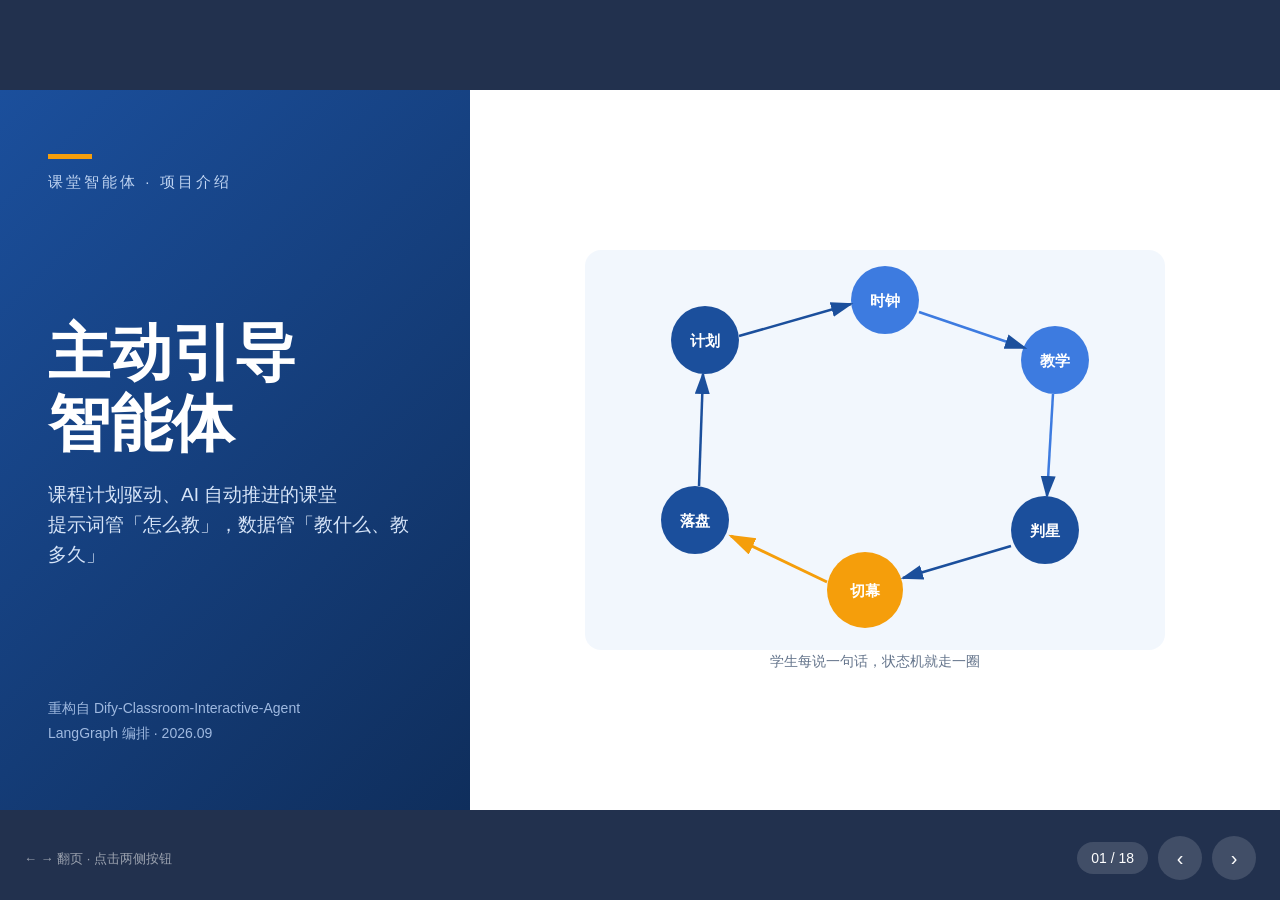
<file: 主动引导智能体介绍/主动引导智能体介绍.html>
<!DOCTYPE html>
<html lang="zh-CN">
<head>
<meta charset="UTF-8">
<meta name="viewport" content="width=device-width, initial-scale=1.0">
<title>主动引导智能体 · 项目介绍</title>
<style>
  :root{
    --primary:#1B4F9C; --secondary:#3D7BE0; --light:#E8F0FB;
    --dark:#0F2E5C; --accent:#F59E0B; --gray:#64748B; --line:#D7E4F6;
  }
  *{margin:0;padding:0;box-sizing:border-box;}
  html,body{height:100%;background:#22314e;font-family:"Source Han Sans SC","思源黑体","Microsoft YaHei",sans-serif;}
  body{overflow:hidden;}
  #stage{position:absolute;inset:0;display:flex;align-items:center;justify-content:center;}
  .slide{
    width:1280px;height:720px;background:#fff;flex-shrink:0;position:relative;
    transform-origin:center center;overflow:hidden;display:none;
  }
  .slide.active{display:block;}
  /* 母版 */
  .titlebar{position:absolute;top:36px;left:64px;right:64px;display:flex;align-items:flex-start;gap:16px;}
  .titlebar .bar{width:8px;height:40px;background:var(--primary);border-radius:2px;margin-top:4px;}
  .titlebar h2{font-size:34px;color:var(--dark);line-height:1.25;}
  .titlebar .sub{font-size:15px;color:var(--gray);margin-top:6px;}
  .footer{position:absolute;left:64px;right:64px;bottom:20px;display:flex;justify-content:space-between;font-size:13px;color:var(--gray);}
  .footer .brand{display:flex;align-items:center;gap:8px;}
  .footer .brand i{width:10px;height:10px;background:var(--primary);display:inline-block;border-radius:2px;}
  .body{position:absolute;top:132px;left:64px;right:64px;bottom:56px;}
  /* 通用 */
  table{border-collapse:collapse;width:100%;font-size:15px;color:var(--dark);}
  th{background:var(--primary);color:#fff;font-weight:bold;padding:10px 12px;text-align:left;font-size:14.5px;}
  td{padding:9px 12px;border-bottom:1px solid var(--line);vertical-align:top;line-height:1.5;}
  tr:nth-child(even) td{background:var(--light);}
  code,.mono{font-family:"JetBrains Mono","Consolas",monospace;}
  .code{background:#0F2E5C;color:#D6E4F8;border-radius:10px;padding:18px 22px;font-size:14px;line-height:1.65;white-space:pre;font-family:"JetBrains Mono","Consolas",monospace;overflow:hidden;}
  .code .c{color:#7FA6DC;} .code .k{color:#F59E0B;} .code .s{color:#9FE1CB;}
  .chip{display:inline-block;padding:3px 12px;border-radius:99px;font-size:13px;font-weight:bold;}
  .chip.on{background:#DFF3E4;color:#1E7A34;} .chip.off{background:#FBE9E7;color:#B4482E;}
  .acc{color:var(--accent);font-weight:bold;} .pri{color:var(--primary);font-weight:bold;}
  /* 章节扉页 */
  .section-slide{background:linear-gradient(135deg,#1B4F9C 0%,#0F2E5C 100%);color:#fff;}
  .section-slide .num{font-size:140px;font-weight:bold;color:rgba(255,255,255,.16);line-height:1;}
  .section-slide .st{font-size:46px;font-weight:bold;margin-top:8px;}
  .section-slide .sd{font-size:19px;color:#BFD4F2;margin-top:18px;line-height:1.7;max-width:760px;}
  .section-slide .rule{width:64px;height:6px;background:var(--accent);margin-top:26px;}
  /* 导航 */
  #nav{position:fixed;right:24px;bottom:20px;display:flex;gap:10px;align-items:center;z-index:9;font-family:inherit;}
  #nav button{width:44px;height:44px;border-radius:50%;border:none;background:rgba(255,255,255,.14);color:#fff;font-size:20px;cursor:pointer;}
  #nav button:hover{background:rgba(255,255,255,.3);}
  #counter{color:#fff;font-size:14px;background:rgba(255,255,255,.14);padding:8px 14px;border-radius:99px;}
  #hint{position:fixed;left:24px;bottom:32px;color:rgba(255,255,255,.55);font-size:13px;z-index:9;}
</style>
</head>
<body>
<div id="stage">

<!-- 01 封面 -->
<section class="slide" style="display:block;">
  <div style="position:absolute;left:0;top:0;bottom:0;width:470px;background:linear-gradient(135deg,#1B4F9C 0%,#0F2E5C 100%);padding:64px 48px;display:flex;flex-direction:column;justify-content:space-between;">
    <div>
      <div style="width:44px;height:5px;background:var(--accent);"></div>
      <div style="font-size:15px;color:#BFD4F2;letter-spacing:3px;margin-top:14px;">课堂智能体 · 项目介绍</div>
    </div>
    <div>
      <div style="font-size:62px;font-weight:bold;color:#fff;line-height:1.15;">主动引导<br>智能体</div>
      <div style="font-size:19px;color:#D6E4F8;line-height:1.6;margin-top:20px;">课程计划驱动、AI 自动推进的课堂<br>提示词管「怎么教」，数据管「教什么、教多久」</div>
    </div>
    <div style="font-size:14px;color:#9FB9E0;line-height:1.8;">重构自 Dify-Classroom-Interactive-Agent<br>LangGraph 编排 · 2026.09</div>
  </div>
  <div style="position:absolute;left:470px;right:0;top:0;bottom:0;display:flex;align-items:center;justify-content:center;">
    <svg width="640" height="460" viewBox="0 0 640 460">
      <defs>
        <marker id="arr" markerWidth="10" markerHeight="10" refX="8" refY="3" orient="auto" markerUnits="strokeWidth"><path d="M0,0 L0,6 L9,3 z" fill="#1B4F9C"/></marker>
        <marker id="arrA" markerWidth="10" markerHeight="10" refX="8" refY="3" orient="auto" markerUnits="strokeWidth"><path d="M0,0 L0,6 L9,3 z" fill="#F59E0B"/></marker>
      </defs>
      <rect x="30" y="30" width="580" height="400" rx="16" fill="#E8F0FB" opacity="0.55"/>
      <circle cx="150" cy="120" r="34" fill="#1B4F9C"/><text x="150" y="126" font-size="15" fill="#fff" text-anchor="middle" font-weight="bold">计划</text>
      <circle cx="330" cy="80" r="34" fill="#3D7BE0"/><text x="330" y="86" font-size="15" fill="#fff" text-anchor="middle" font-weight="bold">时钟</text>
      <circle cx="500" cy="140" r="34" fill="#3D7BE0"/><text x="500" y="146" font-size="15" fill="#fff" text-anchor="middle" font-weight="bold">教学</text>
      <circle cx="490" cy="310" r="34" fill="#1B4F9C"/><text x="490" y="316" font-size="15" fill="#fff" text-anchor="middle" font-weight="bold">判星</text>
      <circle cx="310" cy="370" r="38" fill="#F59E0B"/><text x="310" y="376" font-size="15" fill="#fff" text-anchor="middle" font-weight="bold">切幕</text>
      <circle cx="140" cy="300" r="34" fill="#1B4F9C"/><text x="140" y="306" font-size="15" fill="#fff" text-anchor="middle" font-weight="bold">落盘</text>
      <path d="M184 116 L296 84" stroke="#1B4F9C" stroke-width="2.5" fill="none" marker-end="url(#arr)"/>
      <path d="M364 92 L470 128" stroke="#3D7BE0" stroke-width="2.5" fill="none" marker-end="url(#arr)"/>
      <path d="M498 174 L492 276" stroke="#3D7BE0" stroke-width="2.5" fill="none" marker-end="url(#arr)"/>
      <path d="M456 326 L348 358" stroke="#1B4F9C" stroke-width="2.5" fill="none" marker-end="url(#arr)"/>
      <path d="M272 362 L176 316" stroke="#F59E0B" stroke-width="3" fill="none" marker-end="url(#arrA)"/>
      <path d="M144 266 L148 154" stroke="#1B4F9C" stroke-width="2.5" fill="none" marker-end="url(#arr)"/>
      <text x="320" y="446" font-size="14" fill="#64748B" text-anchor="middle">学生每说一句话，状态机就走一圈</text>
    </svg>
  </div>
</section>

<!-- 02 目录 -->
<section class="slide">
  <div style="position:absolute;left:0;top:0;bottom:0;width:400px;background:#0F2E5C;padding:72px 48px;display:flex;flex-direction:column;justify-content:space-between;">
    <div>
      <div style="width:44px;height:5px;background:var(--accent);"></div>
      <div style="font-size:40px;font-weight:bold;color:#fff;line-height:1.25;margin-top:16px;">四个视角<br>看懂这套系统</div>
    </div>
    <div style="font-size:15px;color:#9FB9E0;line-height:1.7;">从坐在教室里的学生，<br>到课前配置的老师，<br>再到跑在代码里的编排器。</div>
  </div>
  <div style="position:absolute;left:400px;right:0;top:0;bottom:0;padding:64px;display:flex;flex-direction:column;gap:22px;justify-content:center;">
    <div style="display:flex;align-items:center;gap:22px;background:var(--light);border:1px solid var(--line);border-radius:10px;padding:20px 24px;">
      <span style="font-size:34px;font-weight:bold;color:var(--primary);width:64px;">01</span>
      <div style="flex:1;"><div style="font-size:20px;font-weight:bold;color:var(--dark);">学生端 · 一节课的完整旅程</div><div style="font-size:14px;color:var(--gray);margin-top:4px;">六幕时间轴、逐幕体验、星级如何从 0 长到 4</div></div>
      <span class="acc">P03–P05</span>
    </div>
    <div style="display:flex;align-items:center;gap:22px;border:1px solid var(--line);border-radius:10px;padding:20px 24px;">
      <span style="font-size:34px;font-weight:bold;color:var(--primary);width:64px;">02</span>
      <div style="flex:1;"><div style="font-size:20px;font-weight:bold;color:var(--dark);">老师端 · 课前配置</div><div style="font-size:14px;color:var(--gray);margin-top:4px;">lesson-plan.json 定阶段时长，内容文件写在哪、谁在读</div></div>
      <span class="acc">P06–P09</span>
    </div>
    <div style="display:flex;align-items:center;gap:22px;background:var(--light);border:1px solid var(--line);border-radius:10px;padding:20px 24px;">
      <span style="font-size:34px;font-weight:bold;color:var(--primary);width:64px;">03</span>
      <div style="flex:1;"><div style="font-size:20px;font-weight:bold;color:var(--dark);">编排器 · 代码实现</div><div style="font-size:14px;color:var(--gray);margin-top:4px;">LangGraph 11 节点、teach 两层铁律、真实时钟与切幕判定</div></div>
      <span class="acc">P10–P14</span>
    </div>
    <div style="display:flex;align-items:center;gap:22px;border:1px solid var(--line);border-radius:10px;padding:20px 24px;">
      <span style="font-size:34px;font-weight:bold;color:var(--primary);width:64px;">04</span>
      <div style="flex:1;"><div style="font-size:20px;font-weight:bold;color:var(--dark);">功能板块 · 文件地图</div><div style="font-size:14px;color:var(--gray);margin-top:4px;">五大目录分工、每个文件的用途与被调用时机</div></div>
      <span class="acc">P15–P17</span>
    </div>
  </div>
</section>

<!-- 03 章节 01 -->
<section class="slide section-slide">
  <div style="padding:120px 96px;">
    <div class="num">01</div>
    <div class="st">学生端 · 一节课的完整旅程</div>
    <div class="sd">学生面对的不是「你问我答」的聊天机器人，而是一堂有剧本的课：AI 按老师排好的课程计划自动推进，把一门课在规定时间内上完。</div>
    <div class="rule"></div>
  </div>
</section>

<!-- 04 六幕时间轴 -->
<section class="slide">
  <div class="titlebar"><div class="bar"></div><div><h2>一节课的六幕：时间表就是剧本</h2><div class="sub">以 45 分钟示例课《第3章 处理机调度》为例 —— 时长占比来自 lesson-plan.json 真实配置</div></div></div>
  <div class="body">
    <svg width="1152" height="300" viewBox="0 0 1152 300">
      <!-- 时间刻度 -->
      <text x="80" y="36" font-size="13" fill="#64748B">0%</text>
      <text x="320" y="36" font-size="13" fill="#64748B">50%</text>
      <text x="535" y="36" font-size="13" fill="#64748B">70%</text>
      <text x="700" y="36" font-size="13" fill="#64748B">85%</text>
      <text x="880" y="36" font-size="13" fill="#64748B">100%</text>
      <!-- 主条：intro 40 + guided 489 + recap 200 + inquiry 156 + discussion 156 + ending 40 -->
      <rect x="40" y="56" width="44" height="88" rx="8" fill="#64748B"/>
      <text x="62" y="104" font-size="13" fill="#fff" text-anchor="middle" font-weight="bold">开场</text>
      <rect x="88" y="56" width="488" height="88" rx="8" fill="#1B4F9C"/>
      <text x="332" y="96" font-size="17" fill="#fff" text-anchor="middle" font-weight="bold">引导学习 · 讲解 + 主动提问</text>
      <text x="332" y="122" font-size="14" fill="#BFD4F2" text-anchor="middle">22 分钟</text>
      <rect x="580" y="56" width="200" height="88" rx="8" fill="#3D7BE0"/>
      <text x="680" y="96" font-size="16" fill="#fff" text-anchor="middle" font-weight="bold">复述与讨论</text>
      <text x="680" y="122" font-size="14" fill="#D6E4F8" text-anchor="middle">9 分钟</text>
      <rect x="784" y="56" width="155" height="88" rx="8" fill="#1B4F9C"/>
      <text x="861" y="96" font-size="16" fill="#fff" text-anchor="middle" font-weight="bold">深层探究</text>
      <text x="861" y="122" font-size="14" fill="#BFD4F2" text-anchor="middle">7 分钟</text>
      <rect x="943" y="56" width="155" height="88" rx="8" fill="#E8F0FB" stroke="#1B4F9C" stroke-width="2" stroke-dasharray="8 6"/>
      <text x="1020" y="96" font-size="15" fill="#1B4F9C" text-anchor="middle" font-weight="bold">全班讨论</text>
      <text x="1020" y="122" font-size="13" fill="#64748B" text-anchor="middle">7′ 本课已停用</text>
      <rect x="1102" y="56" width="44" height="88" rx="8" fill="#64748B"/>
      <text x="1124" y="104" font-size="13" fill="#fff" text-anchor="middle" font-weight="bold">收尾</text>
      <!-- 星级标注 -->
      <path d="M332 150 L332 172" stroke="#F59E0B" stroke-width="2"/>
      <text x="332" y="192" font-size="14" fill="#F59E0B" text-anchor="middle" font-weight="bold">1 星「已接触」</text>
      <path d="M680 150 L680 172" stroke="#F59E0B" stroke-width="2"/>
      <text x="680" y="192" font-size="14" fill="#F59E0B" text-anchor="middle" font-weight="bold">2–3 星</text>
      <path d="M861 150 L861 172" stroke="#F59E0B" stroke-width="2"/>
      <text x="861" y="192" font-size="14" fill="#F59E0B" text-anchor="middle" font-weight="bold">4 星</text>
      <text x="1020" y="192" font-size="13" fill="#64748B" text-anchor="middle">只记快照</text>
      <!-- 底部结论 -->
      <rect x="40" y="224" width="1106" height="64" rx="10" fill="#E8F0FB"/>
      <text x="64" y="252" font-size="16" fill="#0F2E5C">幕可自由启停：lesson-plan.json 里 <tspan font-weight="bold">enabled: false</tspan> 即整段跳过（本课关掉了全班讨论）</text>
      <text x="64" y="276" font-size="14" fill="#64748B">intro / ending 是系统幕，不占老师的时间预算；中间四幕的分钟数之和 ≤ 总时长，开课前由 8 项校验把关</text>
    </svg>
  </div>
  <div class="footer"><span class="brand"><i></i>主动引导智能体 · 项目介绍</span><span>04 / 18</span></div>
</section>

<!-- 05 逐幕体验与星级 -->
<section class="slide">
  <div class="titlebar"><div class="bar"></div><div><h2>逐幕体验：学生做什么、AI 做什么、星级怎么变</h2><div class="sub">星级只升不降 · 5 星只能由正式考核给出 · 学生说「我懂了」不是证据</div></div></div>
  <div class="body">
    <table>
      <tr><th style="width:13%;">幕</th><th style="width:26%;">学生经历什么</th><th style="width:33%;">AI 在做什么</th><th style="width:28%;">掌握星级变化</th></tr>
      <tr><td class="pri">开场 intro</td><td>收到本课目标与互动方式说明</td><td>系统幕：交代规则，一轮后立即切幕</td><td>—</td></tr>
      <tr><td class="pri">引导学习</td><td>听讲解、被主动提问，按片段（segment）逐段推进</td><td>按 segments/seg-XXX.json 逐段讲解，讲完即记「已接触」</td><td>0 → <span class="acc">1 星</span>（AI 讲过即记，不讲不记）</td></tr>
      <tr><td class="pri">复述与讨论</td><td>用自己的话把刚讲的内容讲回来</td><td>从题库抽检验问题追问 1–2 轮，按完整度判星、补缺口</td><td>1 → <span class="acc">2 星</span>（零散要点）→ <span class="acc">3 星</span>（完整讲回）</td></tr>
      <tr><td class="pri">深层探究</td><td>回答「为什么 / 如何实现 / 用在哪 / 关联学科」</td><td>拿 KNOWLEDGE-BASE 的 4 个探究字段追问；没答透的旧目标优先补问</td><td>3 → <span class="acc">4 星</span>（说出机制原因；只说结论维持 3 星）</td></tr>
      <tr><td class="pri">全班讨论</td><td>转入老师主导的课堂讨论</td><td>退居协助：提示「请老师主导」+ 计时，到点切幕</td><td>星级不变，只记综合表现快照</td></tr>
      <tr><td class="pri">收尾 ending</td><td>收到总结与遗留问题清单</td><td>系统幕：汇总本课，列出未关闭目标</td><td>—（考核入口独立给 5 星）</td></tr>
    </table>
    <div style="margin-top:14px;background:var(--light);border-radius:10px;padding:12px 18px;font-size:14.5px;color:var(--dark);">
      <span class="pri">每幕结束拍一张快照</span>（stage_snapshot 写入 mastery-history.json）：记本幕耗时、关闭了哪些目标、还剩哪些 —— 老师看到的是学生「一步步怎么变的」，不只是一个最终分数。
    </div>
  </div>
  <div class="footer"><span class="brand"><i></i>主动引导智能体 · 项目介绍</span><span>05 / 18</span></div>
</section>

<!-- 06 章节 02 -->
<section class="slide section-slide">
  <div style="padding:120px 96px;">
    <div class="num">02</div>
    <div class="st">老师端 · 课前配置</div>
    <div class="sd">老师不用写提示词、不用懂状态机。开课前只做两件事：定阶段与时长，填课程内容文件。规则与配置就是燃料。</div>
    <div class="rule"></div>
  </div>
</section>

<!-- 07 lesson-plan.json -->
<section class="slide">
  <div class="titlebar"><div class="bar"></div><div><h2>第一步：lesson-plan.json 定阶段与时长</h2><div class="sub">lesson-data/lesson-plan.json —— 编排入口，load_plan 节点开课时读取并校验</div></div></div>
  <div class="body" style="display:flex;gap:28px;">
    <div style="width:54%;">
      <div class="code" style="height:100%;">{
  <span class="s">"lesson_id"</span>: <span class="s">"ch3-process-scheduling"</span>,
  <span class="s">"total_minutes"</span>: <span class="k">45</span>,
  <span class="s">"stages"</span>: [
    { <span class="s">"id"</span>: <span class="s">"guided_learning"</span>,  <span class="s">"enabled"</span>: <span class="k">true</span>,
      <span class="s">"minutes"</span>: <span class="k">22</span>, <span class="s">"advance_when"</span>: <span class="s">"either"</span> },
    { <span class="s">"id"</span>: <span class="s">"recap_discussion"</span>, <span class="s">"enabled"</span>: <span class="k">true</span>,
      <span class="s">"minutes"</span>: <span class="k">9</span>,  <span class="s">"advance_when"</span>: <span class="s">"either"</span> },
    { <span class="s">"id"</span>: <span class="s">"deep_inquiry"</span>,     <span class="s">"enabled"</span>: <span class="k">true</span>,
      <span class="s">"minutes"</span>: <span class="k">7</span>,  <span class="s">"advance_when"</span>: <span class="s">"either"</span> },
    { <span class="s">"id"</span>: <span class="s">"class_discussion"</span>, <span class="s">"enabled"</span>: <span class="k">false</span>,
      <span class="s">"minutes"</span>: <span class="k">7</span>,  <span class="s">"advance_when"</span>: <span class="s">"budget"</span> }
  ],
  <span class="s">"advance_policy"</span>: {
    <span class="s">"on_budget_exhausted"</span>: <span class="s">"wrap_up"</span>,   <span class="c">// 到点:收尾后切</span>
    <span class="s">"on_evidence_reached"</span>: <span class="s">"advance"</span>,     <span class="c">// 证据达标:切幕</span>
    <span class="s">"min_stage_minutes"</span>: <span class="k">2</span>,            <span class="c">// 防秒切</span>
    <span class="s">"max_stage_overrun_minutes"</span>: <span class="k">3</span>       <span class="c">// 延长上限</span>
  }
}</div>
    </div>
    <div style="flex:1;display:flex;flex-direction:column;gap:14px;">
      <table>
        <tr><th style="width:34%;">字段</th><th>含义</th></tr>
        <tr><td class="mono" style="font-size:13.5px;">enabled</td><td><span class="chip off">false</span> 整段跳过，这门课可以不要讨论</td></tr>
        <tr><td class="mono" style="font-size:13.5px;">minutes</td><td>这一幕的<span class="pri">时长预算</span>，真实时钟到点切幕</td></tr>
        <tr><td class="mono" style="font-size:13.5px;">advance_when</td><td><b>either</b> 证据或时间先到先切 · <b>evidence</b> 学透才走 · <b>budget</b> 只看时间</td></tr>
      </table>
      <div style="background:var(--light);border-radius:10px;padding:14px 18px;font-size:14.5px;color:var(--dark);line-height:1.65;margin-top:auto;">
        <span class="pri">改 JSON 就是改课。</span>加一幕、砍一幕、调整分钟数，都不用碰任何代码与提示词 —— 状态机每轮读这张表。
      </div>
    </div>
  </div>
  <div class="footer"><span class="brand"><i></i>主动引导智能体 · 项目介绍</span><span>07 / 18</span></div>
</section>

<!-- 08 内容文件地图 -->
<section class="slide">
  <div class="titlebar"><div class="bar"></div><div><h2>第二步：填课程内容 —— 写在哪、谁在读</h2><div class="sub">五类内容文件，各自的用途与被编排器读取的时机</div></div></div>
  <div class="body">
    <table>
      <tr><th style="width:26%;">文件</th><th style="width:30%;">老师写什么</th><th style="width:44%;">编排器何时 / 被谁读取</th></tr>
      <tr><td class="mono" style="font-size:13.5px;">rules/KNOWLEDGE-BASE.md</td><td>知识点目录：定义、检测问题、掌握表现 + 4 个探究字段（为什么/如何/用在哪/关联学科）</td><td>每轮由 load_context 装配；探究字段是深层探究阶段的<span class="pri">唯一燃料</span>；检测问题是复述题库的最后一级兜底</td></tr>
      <tr><td class="mono" style="font-size:13.5px;">runtime/TMISSION.md</td><td>老师目标、核心难点（含检验问题）、易混淆点名称</td><td>讲解与复述阶段读取；检验问题是复述题库的<span class="pri">第 2 级</span>来源</td></tr>
      <tr><td class="mono" style="font-size:13.5px;">runtime/LESSON-CONTENT.md</td><td>本课先修 / 新内容 / 任务 / 成功证据</td><td>讲解阶段装配，决定「这一段要讲到什么程度」</td></tr>
      <tr><td class="mono" style="font-size:13.5px;">lesson-data/segments/seg-XXX.json</td><td>每个片段讲什么，order 定顺序，绑定 KP 编号</td><td>引导学习阶段逐段驱动：active_segment_id 指向哪段就讲哪段</td></tr>
      <tr><td class="mono" style="font-size:13.5px;">stages/&lt;阶段&gt;/questions.md · rubric.md · prompt.md</td><td>各阶段的题目、评判标准、AI 提示词（<span class="pri">可留空</span>）</td><td>仅演到对应幕时加载：teach 读 prompt/questions，judge_mastery 读 rubric</td></tr>
    </table>
    <div style="margin-top:14px;background:var(--light);border-radius:10px;padding:12px 18px;font-size:14.5px;color:var(--dark);">
      <span class="pri">提问三级兜底链：</span>stages/*/questions.md（老师出题）→ 空则用 TMISSION.md 检验问题 → 再空则用 KNOWLEDGE-BASE.md 检测问题。空壳也保证有题可问。
    </div>
  </div>
  <div class="footer"><span class="brand"><i></i>主动引导智能体 · 项目介绍</span><span>08 / 18</span></div>
</section>

<!-- 09 空壳也能跑 -->
<section class="slide">
  <div class="titlebar"><div class="bar"></div><div><h2>空壳也能跑：降级链与启动校验</h2><div class="sub">「目前能不能上课」是确定性判断，不依赖模型</div></div></div>
  <div class="body" style="display:flex;flex-direction:column;gap:18px;">
    <div style="background:linear-gradient(135deg,#1B4F9C,#0F2E5C);border-radius:12px;padding:22px 28px;color:#fff;display:flex;align-items:center;gap:28px;">
      <div style="font-size:56px;font-weight:bold;color:var(--accent);line-height:1;">0</div>
      <div style="font-size:18px;line-height:1.6;">阶段内容文件<b>一个都不填</b>也能开课 —— 缺失即有降级行为兜底；<br>把 stages/ 填上后质量自然提升，<b>不需要改任何代码</b>。</div>
    </div>
    <div style="display:flex;gap:22px;flex:1;">
      <div style="flex:1;background:var(--light);border-radius:12px;padding:18px 22px;">
        <div style="font-size:18px;font-weight:bold;color:var(--dark);margin-bottom:10px;">缺什么 → 怎么降级</div>
        <table style="font-size:14px;">
          <tr><td class="mono" style="font-size:13px;">questions.md 空</td><td>改用 TMISSION 检验问题 → KNOWLEDGE-BASE 检测问题</td></tr>
          <tr><td class="mono" style="font-size:13px;">rubric.md 空</td><td>只用 MASTERY-STAR-RULES.md 通用判星标准</td></tr>
          <tr><td class="mono" style="font-size:13px;">prompt.md 空</td><td>用内置默认提示词（复述：「用自己的话讲回来」）</td></tr>
          <tr><td class="mono" style="font-size:13px;">讨论阶段无内容</td><td>提示「请老师主导」+ 按 minutes 计时，到点切幕</td></tr>
        </table>
      </div>
      <div style="flex:1;border:1px solid var(--line);border-radius:12px;padding:18px 22px;">
        <div style="font-size:18px;font-weight:bold;color:var(--dark);margin-bottom:10px;">开课前 8 项校验（load_plan 执行）</div>
        <div style="font-size:13.5px;color:var(--dark);line-height:1.9;">
          ① lesson-plan.json 存在且 JSON 合法　② total_minutes &gt; 0<br>
          ③ 启用阶段 minutes 之和 ≤ 总时长　④ segments 文件都能找到<br>
          ⑤ 需要阶段目录的幕其 stages/&lt;id&gt;/ 目录存在<br>
          ⑥ runtime/ 模板齐全（缺失自动生成空白模板）<br>
          ⑦ KNOWLEDGE-BASE.md 存在（缺失仅警告，可开课但不能提问）<br>
          ⑧ advance_policy 字段齐全、取值合法
        </div>
        <div style="margin-top:10px;font-size:13.5px;color:var(--gray);">校验只到「目录/文件存在」—— <span class="pri">文件是空的也算通过</span>，空壳是合法状态。任一硬项失败则拒绝开课并写入 DIALOGUE-LOG。</div>
      </div>
    </div>
  </div>
  <div class="footer"><span class="brand"><i></i>主动引导智能体 · 项目介绍</span><span>09 / 18</span></div>
</section>

<!-- 10 章节 03 -->
<section class="slide section-slide">
  <div style="padding:120px 96px;">
    <div class="num">03</div>
    <div class="st">编排器 · 代码实现</div>
    <div class="sd">一个由 host_phase 驱动的课堂状态机：每轮对话读计划 → 算耗时 → 判证据 → 决定换不换幕。orchestrator/agent.py 已实现并可运行。</div>
    <div class="rule"></div>
  </div>
</section>

<!-- 11 LangGraph 图 -->
<section class="slide">
  <div class="titlebar"><div class="bar"></div><div><h2>LangGraph 图：11 个节点，一条环</h2><div class="sub">自动推进的本质 = 图里有一个环：学生每说一句话就走一圈，judge_advance 每轮重新判一次</div></div></div>
  <div class="body">
    <svg width="1152" height="470" viewBox="0 0 1152 470">
      <defs>
        <marker id="a2" markerWidth="9" markerHeight="9" refX="7" refY="3" orient="auto" markerUnits="strokeWidth"><path d="M0,0 L0,6 L8,3 z" fill="#1B4F9C"/></marker>
        <marker id="a3" markerWidth="9" markerHeight="9" refX="7" refY="3" orient="auto" markerUnits="strokeWidth"><path d="M0,0 L0,6 L8,3 z" fill="#F59E0B"/></marker>
      </defs>
      <!-- 第一行 -->
      <g font-size="14" text-anchor="middle">
        <rect x="20" y="30" width="120" height="52" rx="10" fill="#64748B"/><text x="80" y="62" fill="#fff" font-weight="bold">START</text>
        <rect x="180" y="30" width="140" height="52" rx="10" fill="#1B4F9C"/><text x="250" y="54" fill="#fff" font-weight="bold">load_plan</text><text x="250" y="72" fill="#BFD4F2" font-size="11.5">读计划+8项校验</text>
        <rect x="360" y="30" width="120" height="52" rx="10" fill="#1B4F9C"/><text x="420" y="54" fill="#fff" font-weight="bold">tick</text><text x="420" y="72" fill="#BFD4F2" font-size="11.5">真实时钟+复位</text>
        <rect x="520" y="30" width="150" height="52" rx="10" fill="#1B4F9C"/><text x="595" y="54" fill="#fff" font-weight="bold">load_context</text><text x="595" y="72" fill="#BFD4F2" font-size="11.5">按幕分层装配</text>
        <rect x="710" y="30" width="150" height="52" rx="10" fill="#1B4F9C"/><text x="785" y="54" fill="#fff" font-weight="bold">classify_turn</text><text x="785" y="72" fill="#BFD4F2" font-size="11.5">谁在说话</text>
        <rect x="900" y="30" width="130" height="52" rx="10" fill="#3D7BE0"/><text x="965" y="54" fill="#fff" font-weight="bold">host_event</text><text x="965" y="72" fill="#D6E4F8" font-size="11.5">开场/收尾</text>
        <!-- 连线第一行 -->
        <path d="M140 56 L180 56" stroke="#1B4F9C" stroke-width="2.5" marker-end="url(#a2)"/>
        <path d="M320 56 L360 56" stroke="#1B4F9C" stroke-width="2.5" marker-end="url(#a2)"/>
        <path d="M480 56 L520 56" stroke="#1B4F9C" stroke-width="2.5" marker-end="url(#a2)"/>
        <path d="M670 56 L710 56" stroke="#1B4F9C" stroke-width="2.5" marker-end="url(#a2)"/>
        <path d="M860 56 L900 56" stroke="#1B4F9C" stroke-width="2.5" marker-end="url(#a2)"/>
        <!-- classify → teach -->
        <path d="M785 82 L785 130 L250 130 L250 158" stroke="#1B4F9C" stroke-width="2.5" fill="none" marker-end="url(#a2)"/>
        <text x="520" y="122" font-size="12.5" fill="#64748B" text-anchor="middle">学生轮 ↓ 走教学主线</text>
        <!-- 第二行 -->
        <rect x="180" y="158" width="140" height="52" rx="10" fill="#1B4F9C"/><text x="250" y="182" fill="#fff" font-weight="bold">teach</text><text x="250" y="200" fill="#BFD4F2" font-size="11.5">两层：骨架+LLM润色</text>
        <rect x="370" y="158" width="160" height="52" rx="10" fill="#1B4F9C"/><text x="450" y="182" fill="#fff" font-weight="bold">judge_mastery</text><text x="450" y="200" fill="#BFD4F2" font-size="11.5">按 rubric 判星级</text>
        <rect x="580" y="158" width="170" height="52" rx="10" fill="#F59E0B"/><text x="665" y="182" fill="#fff" font-weight="bold">judge_advance ★</text><text x="665" y="200" fill="#FFF3DC" font-size="11.5">切幕判定（编排核心）</text>
        <path d="M320 184 L370 184" stroke="#1B4F9C" stroke-width="2.5" marker-end="url(#a2)"/>
        <path d="M530 184 L580 184" stroke="#1B4F9C" stroke-width="2.5" marker-end="url(#a2)"/>
        <!-- host_event → judge_advance -->
        <path d="M965 82 L965 240 L750 240 L750 196" stroke="#3D7BE0" stroke-width="2" fill="none" marker-end="url(#a2)" stroke-dasharray="6 5"/>
        <!-- 分支 -->
        <rect x="830" y="300" width="160" height="52" rx="10" fill="#1B4F9C"/><text x="910" y="324" fill="#fff" font-weight="bold">advance_stage</text><text x="910" y="342" fill="#BFD4F2" font-size="11.5">快照+切到下一幕</text>
        <rect x="580" y="300" width="150" height="52" rx="10" fill="#1B4F9C"/><text x="655" y="324" fill="#fff" font-weight="bold">write_state</text><text x="655" y="342" fill="#BFD4F2" font-size="11.5">落盘 runtime/**</text>
        <rect x="370" y="300" width="160" height="52" rx="10" fill="#1B4F9C"/><text x="450" y="324" fill="#fff" font-weight="bold">format_reply</text><text x="450" y="342" fill="#BFD4F2" font-size="11.5">组装回复+播报</text>
        <rect x="180" y="300" width="120" height="52" rx="10" fill="#64748B"/><text x="240" y="332" fill="#fff" font-weight="bold">END</text>
        <path d="M700 210 L880 210 L880 300" stroke="#F59E0B" stroke-width="3" fill="none" marker-end="url(#a3)"/>
        <text x="795" y="202" font-size="13" fill="#F59E0B" font-weight="bold" text-anchor="middle">换幕</text>
        <path d="M630 210 L630 300" stroke="#1B4F9C" stroke-width="2.5" fill="none" marker-end="url(#a2)"/>
        <text x="600" y="258" font-size="13" fill="#64748B" text-anchor="middle">留幕</text>
        <path d="M830 326 L730 326" stroke="#1B4F9C" stroke-width="2.5" marker-end="url(#a2)"/>
        <path d="M580 326 L530 326" stroke="#1B4F9C" stroke-width="2.5" marker-end="url(#a2)"/>
        <path d="M370 326 L300 326" stroke="#1B4F9C" stroke-width="2.5" marker-end="url(#a2)"/>
        <!-- 环说明 -->
        <rect x="830" y="388" width="300" height="66" rx="10" fill="#E8F0FB"/>
        <text x="850" y="414" font-size="13.5" fill="#0F2E5C" font-weight="bold">「环」在哪？</text>
        <text x="850" y="436" font-size="12.5" fill="#334155">学生说下一句 → 同一 thread_id 再进图，<tspan x="850" dy="16">所有判定用 checkpoint 里的最新状态重跑一遍</tspan></text>
        <rect x="20" y="388" width="760" height="66" rx="10" fill="#fff" stroke="#D7E4F6"/>
        <text x="40" y="414" font-size="13.5" fill="#0F2E5C" font-weight="bold">两个关键约定：</text>
        <text x="40" y="436" font-size="12.5" fill="#334155">① 判断写进 state、路由只读不判（route_after_judge 只看 target_phase）　② now 由会话层注入，图内节点一律不许自己读钟 → 图是纯函数，喂一串时间戳可重放整节课</text>
      </g>
    </svg>
  </div>
  <div class="footer"><span class="brand"><i></i>主动引导智能体 · 项目介绍</span><span>11 / 18</span></div>
</section>

<!-- 12 节点×文件对照 -->
<section class="slide">
  <div class="titlebar"><div class="bar"></div><div><h2>11 个节点：各自读什么文件、写什么</h2><div class="sub">全部已在 orchestrator/agent.py 实现；judge_mastery 始终确定性，不依赖模型</div></div></div>
  <div class="body">
    <table style="font-size:13.5px;">
      <tr><th style="width:15%;">节点</th><th style="width:24%;">职责</th><th style="width:33%;">读什么（文件）</th><th style="width:28%;">写什么</th></tr>
      <tr><td class="mono">load_plan</td><td>载入并校验课程计划</td><td class="mono" style="font-size:12.5px;">lesson-data/lesson-plan.json</td><td>remaining_stages、时长预算</td></tr>
      <tr><td class="mono">tick</td><td>真实时钟结算 + 每轮复位</td><td class="mono" style="font-size:12.5px;">state.now（会话层注入）</td><td>本幕/本课已花分钟；清上轮判决</td></tr>
      <tr><td class="mono">load_context</td><td>按 host_phase 分层装配</td><td class="mono" style="font-size:12.5px;">六层文件（见 P17）</td><td>组装 prompt（不改 state）</td></tr>
      <tr><td class="mono">classify_turn</td><td>判断本轮输入类型</td><td>学生消息 + host_phase</td><td>speaker、路由标记</td></tr>
      <tr><td class="mono">host_event</td><td>处理开场/收尾事件</td><td>主持人指令</td><td>目标 host_phase</td></tr>
      <tr><td class="mono">teach</td><td>两层教学：骨架定内容、LLM 润色</td><td class="mono" style="font-size:12.5px;">stages/&lt;id&gt;/prompt.md · questions.md · KNOWLEDGE-BASE.md</td><td>reply_text、turn_evidence、current_question</td></tr>
      <tr><td class="mono">judge_mastery</td><td>按 rubric 判星级（确定性）</td><td class="mono" style="font-size:12.5px;">stages/&lt;id&gt;/rubric.md · MASTERY-STAR-RULES.md</td><td>mastery_updates</td></tr>
      <tr><td class="mono acc">judge_advance</td><td>判定是否切幕（编排核心）</td><td>state 全部进度字段</td><td>target_phase、advance_reason</td></tr>
      <tr><td class="mono">advance_stage</td><td>快照 + 切到下一幕</td><td>remaining_stages</td><td>stage_snapshots、新 host_phase、重置计时</td></tr>
      <tr><td class="mono">write_state</td><td>落盘所有状态（追加不覆盖）</td><td>state</td><td class="mono" style="font-size:12.5px;">runtime/DIALOGUE-LOG.md · data/*.json</td></tr>
      <tr><td class="mono">format_reply</td><td>组装回复与播报标记</td><td>state</td><td>reply_text、speech_kind</td></tr>
    </table>
  </div>
  <div class="footer"><span class="brand"><i></i>主动引导智能体 · 项目介绍</span><span>12 / 18</span></div>
</section>

<!-- 13 teach 两层 -->
<section class="slide">
  <div class="titlebar"><div class="bar"></div><div><h2>teach 两层铁律：模型只管措辞，不管编排</h2><div class="sub">实测踩出来的架构铁律 —— 最初「有 LLM 就调模型」导致段落不推进、编排被架空</div></div></div>
  <div class="body" style="display:flex;flex-direction:column;gap:16px;">
    <svg width="1152" height="180" viewBox="0 0 1152 180">
      <defs><marker id="a4" markerWidth="9" markerHeight="9" refX="7" refY="3" orient="auto" markerUnits="strokeWidth"><path d="M0,0 L0,6 L8,3 z" fill="#1B4F9C"/></marker></defs>
      <rect x="20" y="20" width="500" height="140" rx="12" fill="#1B4F9C"/>
      <text x="44" y="56" font-size="18" fill="#fff" font-weight="bold">第一层 · 确定性骨架（永远执行）</text>
      <text x="44" y="88" font-size="14" fill="#D6E4F8">决定「本轮干什么」：讲哪一段 / 问哪一题 / 给什么反馈</text>
      <text x="44" y="114" font-size="14" fill="#D6E4F8">产出 directive（给模型的指令，带内容锚点）</text>
      <text x="44" y="140" font-size="13" fill="#9FB9E0">模型挂了 → 直接用骨架的朴素文案，编排状态一字不差</text>
      <path d="M520 90 L580 90" stroke="#1B4F9C" stroke-width="3" marker-end="url(#a4)"/>
      <rect x="580" y="20" width="500" height="140" rx="12" fill="#E8F0FB" stroke="#3D7BE0" stroke-width="2"/>
      <text x="604" y="56" font-size="18" fill="#0F2E5C" font-weight="bold">第二层 · LLM 润色（可选）</text>
      <text x="604" y="88" font-size="14" fill="#334155">只决定「这话怎么说」：把 directive 变成自然语言</text>
      <text x="604" y="114" font-size="14" fill="#334155">接任意 OpenAI 兼容端点（AGENT_LLM_* 环境变量）</text>
      <text x="604" y="140" font-size="13" fill="#F59E0B" font-weight="bold">铁律：模型不决定讲什么、问什么，只决定怎么措辞</text>
    </svg>
    <div style="display:flex;gap:20px;flex:1;">
      <table style="flex:1.35;font-size:13.5px;">
        <tr><th style="width:44%;">三条约束（每条都是踩坑踩出来的）</th><th>原因</th></tr>
        <tr><td>directive 必须带内容锚点</td><td>只写「往深讲一层」→ 模型编出本课没有的「马尔可夫性质」（幻觉）</td></tr>
        <tr><td>给模型的文案不能含 KP 编号</td><td>模型会照着念「KP-004」→ 用 kp_title() 转中文标题</td></tr>
        <tr><td>收尾轮 directive 显式禁止新内容</td><td>否则模型在「总结一下」里继续往外扩</td></tr>
      </table>
      <div style="flex:1;background:var(--light);border-radius:12px;padding:18px 22px;display:flex;flex-direction:column;justify-content:center;gap:8px;">
        <div style="font-size:40px;font-weight:bold;color:var(--accent);">51 / 51</div>
        <div style="font-size:14.5px;color:var(--dark);line-height:1.6;">有 / 无 LLM 跑同一串时间戳，剔除回复文本后，<b>编排结果逐行相同</b> —— 切幕、星级、推进不受模型影响，已被验证。</div>
      </div>
    </div>
  </div>
  <div class="footer"><span class="brand"><i></i>主动引导智能体 · 项目介绍</span><span>13 / 18</span></div>
</section>

<!-- 14 tick 与切幕判定 -->
<section class="slide">
  <div class="titlebar"><div class="bar"></div><div><h2>真实时钟 tick 与切幕判定 judge_advance</h2><div class="sub">时钟只算已花时长 —— 编排器绝不判断学生是否缺席，那是在场性归老师管</div></div></div>
  <div class="body" style="display:flex;gap:26px;">
    <div style="width:44%;display:flex;flex-direction:column;gap:14px;">
      <div style="font-size:17px;font-weight:bold;color:var(--dark);">tick：全图唯一读时间的地方</div>
      <div class="code" style="font-size:13px;">def tick(state):
    now = fromisoformat(state[<span class="s">"now"</span>])  <span class="c"># 外部注入</span>
    return {
      <span class="c"># 本幕已花 = now - 本幕开始</span>
      <span class="s">"stage_elapsed_minutes"</span>: ...,
      <span class="c"># 本课已花 = now - 开课时刻</span>
      <span class="s">"lesson_elapsed_minutes"</span>: ...,
    }</div>
      <div style="background:var(--light);border-radius:10px;padding:12px 16px;font-size:13.5px;color:var(--dark);line-height:1.6;margin-top:auto;">
        时间做成<b>输入</b>而非节点自取 → 图是纯函数：<span class="pri">可单测、可回放</span>。tick 同时是每轮复位点，清掉上轮证据与判决，防止跨轮渗漏。
      </div>
    </div>
    <div style="flex:1;">
      <div style="font-size:17px;font-weight:bold;color:var(--dark);margin-bottom:10px;">judge_advance：短路判定，命中即停（每轮执行）</div>
      <div style="display:flex;flex-direction:column;gap:9px;">
        <div style="display:flex;gap:14px;align-items:flex-start;background:var(--light);border-radius:10px;padding:10px 16px;"><span style="font-size:22px;font-weight:bold;color:var(--primary);width:30px;">1</span><div style="font-size:14px;color:var(--dark);line-height:1.55;">本幕演够 <b>min_stage_minutes</b>（2 分钟）了吗？没够 → <b>留幕</b>（防秒切）</div></div>
        <div style="display:flex;gap:14px;align-items:flex-start;background:#fff;border:1px solid var(--line);border-radius:10px;padding:10px 16px;"><span style="font-size:22px;font-weight:bold;color:var(--primary);width:30px;">2</span><div style="font-size:14px;color:var(--dark);line-height:1.55;">「学透才走」模式且还有目标没关闭？→ <b>留幕</b>（证据优先于时间）</div></div>
        <div style="display:flex;gap:14px;align-items:flex-start;background:var(--light);border-radius:10px;padding:10px 16px;"><span style="font-size:22px;font-weight:bold;color:var(--primary);width:30px;">3</span><div style="font-size:14px;color:var(--dark);line-height:1.55;">证据齐了、目标全关闭？→ <b class="acc">切幕</b>（学得快就提前走）</div></div>
        <div style="display:flex;gap:14px;align-items:flex-start;background:#fff;border:1px solid var(--line);border-radius:10px;padding:10px 16px;"><span style="font-size:22px;font-weight:bold;color:var(--primary);width:30px;">4</span><div style="font-size:14px;color:var(--dark);line-height:1.55;">到时间预算了？看策略：force_advance 立即切 / wrap_up 收尾后切 / extend 允许延长 ≤3 分钟 → <b class="acc">多数切幕</b></div></div>
        <div style="display:flex;gap:14px;align-items:flex-start;background:var(--light);border-radius:10px;padding:10px 16px;"><span style="font-size:22px;font-weight:bold;color:var(--primary);width:30px;">5</span><div style="font-size:14px;color:var(--dark);line-height:1.55;">以上都没命中 → <b>留幕</b>，等下一轮再判。判决理由写 advance_reason 落盘，老师可复盘「为什么在 22 分钟切了」</div></div>
      </div>
    </div>
  </div>
  <div class="footer"><span class="brand"><i></i>主动引导智能体 · 项目介绍</span><span>14 / 18</span></div>
</section>

<!-- 15 章节 04 -->
<section class="slide section-slide">
  <div style="padding:120px 96px;">
    <div class="num">04</div>
    <div class="st">功能板块 · 文件地图</div>
    <div class="sd">五个目录五种角色：规则、课程数据、阶段内容、运行时状态、编排器。每个文件放什么、谁写、谁读、何时读，一目了然。</div>
    <div class="rule"></div>
  </div>
</section>

<!-- 16 五大板块 -->
<section class="slide">
  <div class="titlebar"><div class="bar"></div><div><h2>五大板块：每个文件归谁管</h2><div class="sub">仓库 = Markdown 规则 + JSON 配置 + 编排器代码，不含前端、不含 n8n</div></div></div>
  <div class="body" style="display:flex;gap:26px;">
    <div style="width:37%;background:#0F2E5C;border-radius:12px;padding:18px 22px;color:#D6E4F8;font-family:'JetBrains Mono',Consolas,monospace;font-size:12.8px;line-height:1.75;white-space:pre;">主动引导智能体/
├─ <span style="color:#F59E0B;">rules/</span>            规则层
│  ├─ KNOWLEDGE-BASE.md
│  └─ interaction/  星规则+格式模板
├─ <span style="color:#F59E0B;">lesson-data/</span>     课程数据层
│  ├─ lesson-plan.json  ★编排入口
│  └─ segments/seg-*.json
├─ <span style="color:#F59E0B;">stages/</span>          阶段内容层
│  ├─ recap_discussion/
│  ├─ deep_inquiry/
│  └─ class_discussion/
├─ <span style="color:#F59E0B;">runtime/</span>         运行时状态
│  ├─ DIALOGUE-LOG.md ★会话控制
│  ├─ TMISSION · LESSON-CONTENT …
│  └─ data/mastery-*.json
└─ <span style="color:#F59E0B;">orchestrator/</span>    编排器
   ├─ ORCHESTRATOR.md  权威规范
   ├─ agent.py        ★真实实现
   ├─ run_demo.py · llm_probe.py
   └─ clock_reference.py 回归测试</div>
    <div style="flex:1;">
      <table style="font-size:13.5px;">
        <tr><th style="width:20%;">板块</th><th style="width:26%;">谁写</th><th style="width:27%;">谁读</th><th style="width:27%;">何时读 / 写</th></tr>
        <tr><td class="pri">rules/</td><td>老师（一学期维护一次）</td><td>load_context · judge_mastery</td><td>每轮装配；判星时取星规则</td></tr>
        <tr><td class="pri">lesson-data/</td><td>老师（课前配置）</td><td>load_plan · teach</td><td>开课校验读计划；讲解逐段读 segment</td></tr>
        <tr><td class="pri">stages/</td><td>老师 + 设计者（可空壳）</td><td>teach · judge_mastery</td><td>仅演到对应幕时加载该幕三件套</td></tr>
        <tr><td class="pri">runtime/</td><td>编排器每轮读写</td><td>write_state 写 · load_context 读</td><td>DIALOGUE-LOG 每轮回写；mastery-* 判星与快照时更新</td></tr>
        <tr><td class="pri">orchestrator/</td><td>开发者</td><td>会话层调用 graph.invoke</td><td>每轮对话触发一次；checkpointer 按 session_id 续状态</td></tr>
      </table>
      <div style="margin-top:12px;background:var(--light);border-radius:10px;padding:12px 18px;font-size:13.5px;color:var(--dark);line-height:1.6;">
        <span class="pri">职责一句话：</span>提示词负责「怎么教」（rules/ + stages/），数据负责「教什么、按什么顺序、多久教完」（lesson-data/），runtime/ 记「现在教到哪」，orchestrator/ 管「什么时候换下一幕」。
      </div>
    </div>
  </div>
  <div class="footer"><span class="brand"><i></i>主动引导智能体 · 项目介绍</span><span>16 / 18</span></div>
</section>

<!-- 17 分层装配与落盘 -->
<section class="slide">
  <div class="titlebar"><div class="bar"></div><div><h2>上下文分层装配与数据落盘</h2><div class="sub">不把整门课塞进一轮上下文 —— 按 host_phase 取用，45 分钟的课上下文永远「刚好够用」</div></div></div>
  <div class="body" style="display:flex;flex-direction:column;gap:14px;">
    <table style="font-size:13.5px;">
      <tr><th style="width:12%;">层</th><th style="width:48%;">内容（文件）</th><th style="width:40%;">何时加载</th></tr>
      <tr><td class="pri">规则层</td><td class="mono" style="font-size:12.5px;">rules/KNOWLEDGE-BASE.md · interaction/MASTERY-STAR-RULES.md</td><td>每轮</td></tr>
      <tr><td class="pri">计划层</td><td class="mono" style="font-size:12.5px;">lesson-data/lesson-plan.json（仅当前阶段的配置）</td><td>每轮</td></tr>
      <tr><td class="pri">课堂层</td><td class="mono" style="font-size:12.5px;">runtime/DIALOGUE-LOG.md · segments/seg-XXX.json · 该段绑定的 KP 全文</td><td>每轮</td></tr>
      <tr><td class="pri">阶段层</td><td class="mono" style="font-size:12.5px;">stages/&lt;当前阶段&gt;/questions.md · prompt.md · rubric.md</td><td><span class="acc">仅当前阶段</span>（复述/探究/讨论三幕才有）</td></tr>
      <tr><td class="pri">历史层</td><td class="mono" style="font-size:12.5px;">runtime/data/dialogue-log.json 相关片段</td><td>按需召回</td></tr>
      <tr><td class="pri">档案层</td><td class="mono" style="font-size:12.5px;">runtime/data/mastery-state.json · mastery-history.json</td><td><span class="acc">仅判星级时</span></td></tr>
    </table>
    <div style="display:flex;gap:20px;">
      <div style="flex:1.4;background:var(--light);border-radius:10px;padding:12px 18px;font-size:13.5px;color:var(--dark);line-height:1.65;">
        <span class="pri">落盘映射（write_state）：</span>host_phase / 耗时 / current_target → <span class="mono" style="font-size:12.5px;">DIALOGUE-LOG.md</span>；mastery_updates → <span class="mono" style="font-size:12.5px;">mastery-state.json + mastery-history.json</span>；stage_snapshots → <span class="mono" style="font-size:12.5px;">mastery-history.json</span>（带 stage 字段，追加不覆盖）。
      </div>
      <div style="flex:1;border:1px solid var(--line);border-radius:10px;padding:12px 18px;font-size:13.5px;color:var(--dark);line-height:1.65;">
        <span class="pri">空壳处理：</span>stages/&lt;id&gt;/ 文件为空或缺失 → 不报错，注入占位提示「本阶段内容未配置」，按默认行为运行。
      </div>
    </div>
  </div>
  <div class="footer"><span class="brand"><i></i>主动引导智能体 · 项目介绍</span><span>17 / 18</span></div>
</section>

<!-- 18 结束页 -->
<section class="slide" style="background:linear-gradient(135deg,#1B4F9C 0%,#0F2E5C 100%);">
  <div style="padding:80px 110px;display:flex;flex-direction:column;height:100%;">
    <div style="width:56px;height:6px;background:var(--accent);"></div>
    <div style="font-size:44px;font-weight:bold;color:#fff;margin-top:26px;line-height:1.3;">现在就能跑：<br>模型挂了，课也照常上完</div>
    <div style="display:flex;gap:28px;margin-top:36px;">
      <div class="code" style="flex:1.2;font-size:14.5px;background:rgba(255,255,255,.08);color:#E8F0FB;">
<span class="c"># 跑一节课（降级模式，无需任何 Key）</span>
pip install langgraph
python orchestrator/run_demo.py

<span class="c"># 接真实大模型（可选，先探针验证）</span>
export AGENT_LLM_BASE_URL=https://api.deepseek.com/v1
export AGENT_LLM_API_KEY=sk-xxx
export AGENT_LLM_MODEL=deepseek-chat
python orchestrator/llm_probe.py   <span class="c"># 先验证端点</span>
python orchestrator/run_demo.py    <span class="c"># 再跑整节课</span></div>
      <div style="flex:1;background:rgba(255,255,255,.08);border-radius:10px;padding:20px 24px;">
        <div style="font-size:16px;font-weight:bold;color:#fff;margin-bottom:10px;">已知缺口（诚实清单）</div>
        <div style="font-size:13.5px;color:#BFD4F2;line-height:2;">
          · 无定时器：学生不说话时不自动切幕<br>
          · 对话记忆窗口有限，长课可能丢上下文<br>
          · 视频位置接口未打通（占位符）<br>
          · 判星粒度细则待明确<br>
          · 全班讨论内容刻意留空（设计如此）
        </div>
      </div>
    </div>
    <div style="margin-top:auto;display:flex;justify-content:space-between;align-items:flex-end;">
      <div style="font-size:15px;color:#9FB9E0;">orchestrator/ORCHESTRATOR.md · agent.py · demo-run.md（真实运行实录）</div>
      <div style="font-size:15px;color:#9FB9E0;">主动引导智能体 · 2026.09</div>
    </div>
  </div>
</section>

</div>

<div id="hint">← → 翻页 · 点击两侧按钮</div>
<div id="nav">
  <span id="counter">01 / 18</span>
  <button id="prev" aria-label="上一页">‹</button>
  <button id="next" aria-label="下一页">›</button>
</div>

<script>
(function(){
  var slides = document.querySelectorAll('.slide');
  var total = slides.length, cur = 0;
  var stage = document.getElementById('stage');
  var counter = document.getElementById('counter');
  function fit(){
    var s = Math.min(window.innerWidth/1280, window.innerHeight/720);
    slides.forEach(function(sl){ sl.style.transform = 'scale('+s+')'; });
  }
  function show(i){
    cur = Math.max(0, Math.min(total-1, i));
    slides.forEach(function(sl,idx){ sl.classList.toggle('active', idx===cur); });
    counter.textContent = String(cur+1).padStart(2,'0') + ' / ' + total;
  }
  document.getElementById('prev').onclick = function(){ show(cur-1); };
  document.getElementById('next').onclick = function(){ show(cur+1); };
  document.addEventListener('keydown', function(e){
    if(e.key==='ArrowRight'||e.key==='PageDown'||e.key===' ') show(cur+1);
    if(e.key==='ArrowLeft'||e.key==='PageUp') show(cur-1);
    if(e.key==='Home') show(0);
    if(e.key==='End') show(total-1);
  });
  window.addEventListener('resize', fit);
  fit(); show(0);
})();
</script>
</body>
</html>
</file>
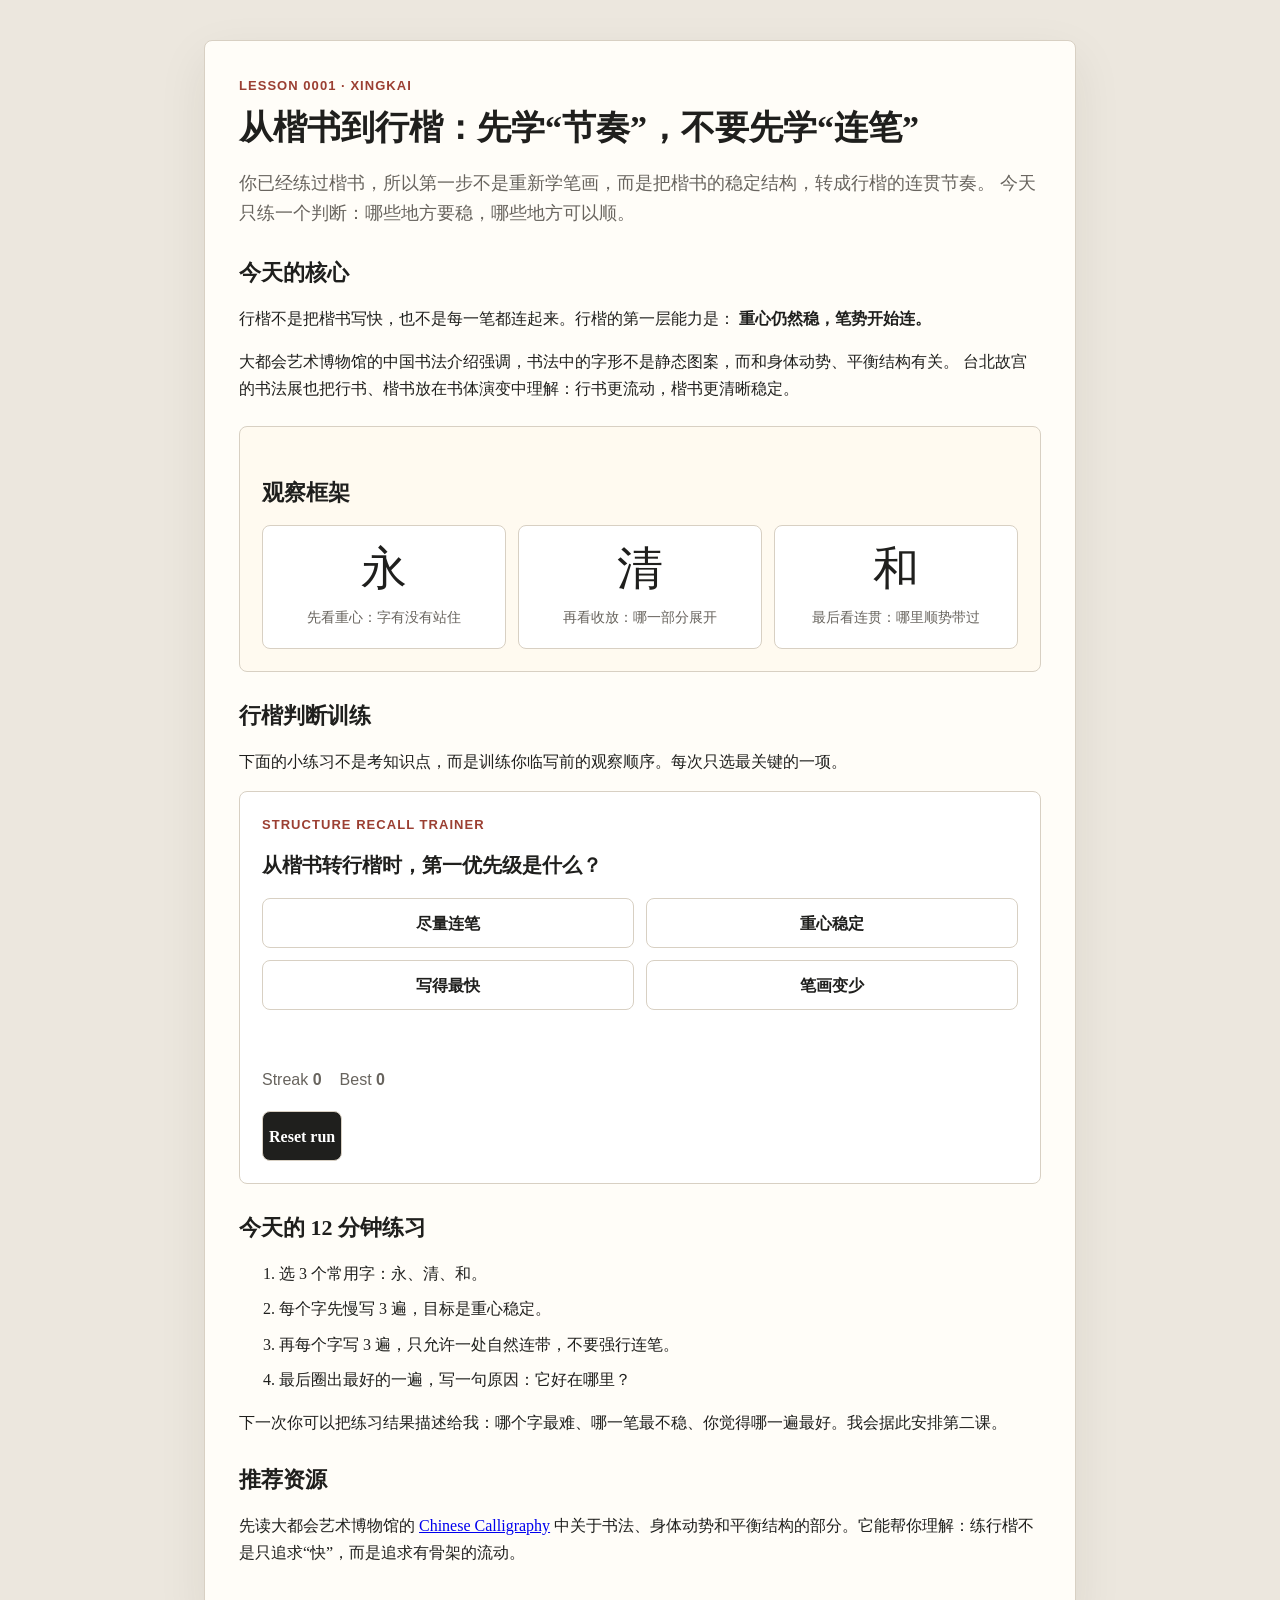
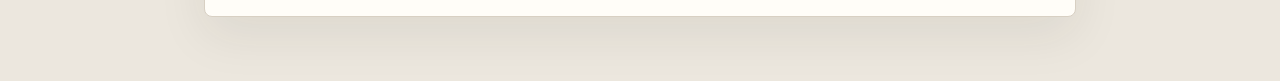
<file: archive/matt teach skill/lessons/0001-from-kaishu-to-xingkai-rhythm.html>
<!doctype html>
<html lang="zh-CN">
  <head>
    <meta charset="utf-8" />
    <meta name="viewport" content="width=device-width, initial-scale=1" />
    <title>第一课：从楷书到行楷的节奏</title>
    <link rel="stylesheet" href="../assets/course.css" />
  </head>
  <body>
    <main class="page">
      <article class="lesson">
        <div class="eyebrow">Lesson 0001 · Xingkai</div>
        <h1>从楷书到行楷：先学“节奏”，不要先学“连笔”</h1>
        <p class="lead">
          你已经练过楷书，所以第一步不是重新学笔画，而是把楷书的稳定结构，转成行楷的连贯节奏。
          今天只练一个判断：哪些地方要稳，哪些地方可以顺。
        </p>

        <section>
          <h2>今天的核心</h2>
          <p>
            行楷不是把楷书写快，也不是每一笔都连起来。行楷的第一层能力是：
            <strong>重心仍然稳，笔势开始连。</strong>
          </p>
          <p>
            大都会艺术博物馆的中国书法介绍强调，书法中的字形不是静态图案，而和身体动势、平衡结构有关。
            台北故宫的书法展也把行书、楷书放在书体演变中理解：行书更流动，楷书更清晰稳定。
          </p>
        </section>

        <section class="panel">
          <h2>观察框架</h2>
          <div class="grid">
            <div class="sample-card">
              <span class="sample-char">永</span>
              <span class="caption">先看重心：字有没有站住</span>
            </div>
            <div class="sample-card">
              <span class="sample-char">清</span>
              <span class="caption">再看收放：哪一部分展开</span>
            </div>
            <div class="sample-card">
              <span class="sample-char">和</span>
              <span class="caption">最后看连贯：哪里顺势带过</span>
            </div>
          </div>
        </section>

        <section>
          <h2>行楷判断训练</h2>
          <p>
            下面的小练习不是考知识点，而是训练你临写前的观察顺序。每次只选最关键的一项。
          </p>

          <div class="trainer" id="trainer">
            <div class="trainer-title">Structure Recall Trainer</div>
            <div class="prompt" data-prompt></div>
            <div class="choices" data-choices></div>
            <div class="feedback" data-feedback></div>
            <div class="stats">
              <span>Streak <strong data-streak>0</strong></span>
              <span>Best <strong data-best>0</strong></span>
            </div>
            <div class="actions">
              <button class="primary" type="button" data-reset>Reset run</button>
            </div>
          </div>
        </section>

        <section>
          <h2>今天的 12 分钟练习</h2>
          <ol class="practice-list">
            <li>选 3 个常用字：永、清、和。</li>
            <li>每个字先慢写 3 遍，目标是重心稳定。</li>
            <li>再每个字写 3 遍，只允许一处自然连带，不要强行连笔。</li>
            <li>最后圈出最好的一遍，写一句原因：它好在哪里？</li>
          </ol>
          <p>
            下一次你可以把练习结果描述给我：哪个字最难、哪一笔最不稳、你觉得哪一遍最好。我会据此安排第二课。
          </p>
        </section>

        <section>
          <h2>推荐资源</h2>
          <p>
            先读大都会艺术博物馆的
            <a href="https://www.metmuseum.org/essays/chinese-calligraphy">Chinese Calligraphy</a>
            中关于书法、身体动势和平衡结构的部分。它能帮你理解：练行楷不是只追求“快”，而是追求有骨架的流动。
          </p>
        </section>
      </article>
    </main>

    <script src="../assets/choice-trainer.js"></script>
    <script>
      createChoiceTrainer(document.querySelector("#trainer"), [
        {
          prompt: "从楷书转行楷时，第一优先级是什么？",
          choices: ["尽量连笔", "重心稳定", "写得最快", "笔画变少"],
          answer: "重心稳定",
          ok: "对。行楷先稳住字，再让笔势流动。",
          bad: "先别急着连。行楷的底层仍然是稳定结构。"
        },
        {
          prompt: "临写一个行楷字，观察顺序更合理的是？",
          choices: ["重心收放连贯", "颜色速度纸张", "大小粗细工具", "笔顺数量装饰"],
          answer: "重心收放连贯",
          ok: "对。先站住，再看展开，最后看顺势。",
          bad: "这个方向太外在。先看结构，再看笔势。"
        },
        {
          prompt: "今天练“永、清、和”的重点是什么？",
          choices: ["每笔都连", "自然一处", "完全草化", "只求速度"],
          answer: "自然一处",
          ok: "对。只允许一处自然连带，避免乱连。",
          bad: "今天不是追求炫技，而是训练可控的连贯。"
        }
      ]);
    </script>
  </body>
</html>
</file>
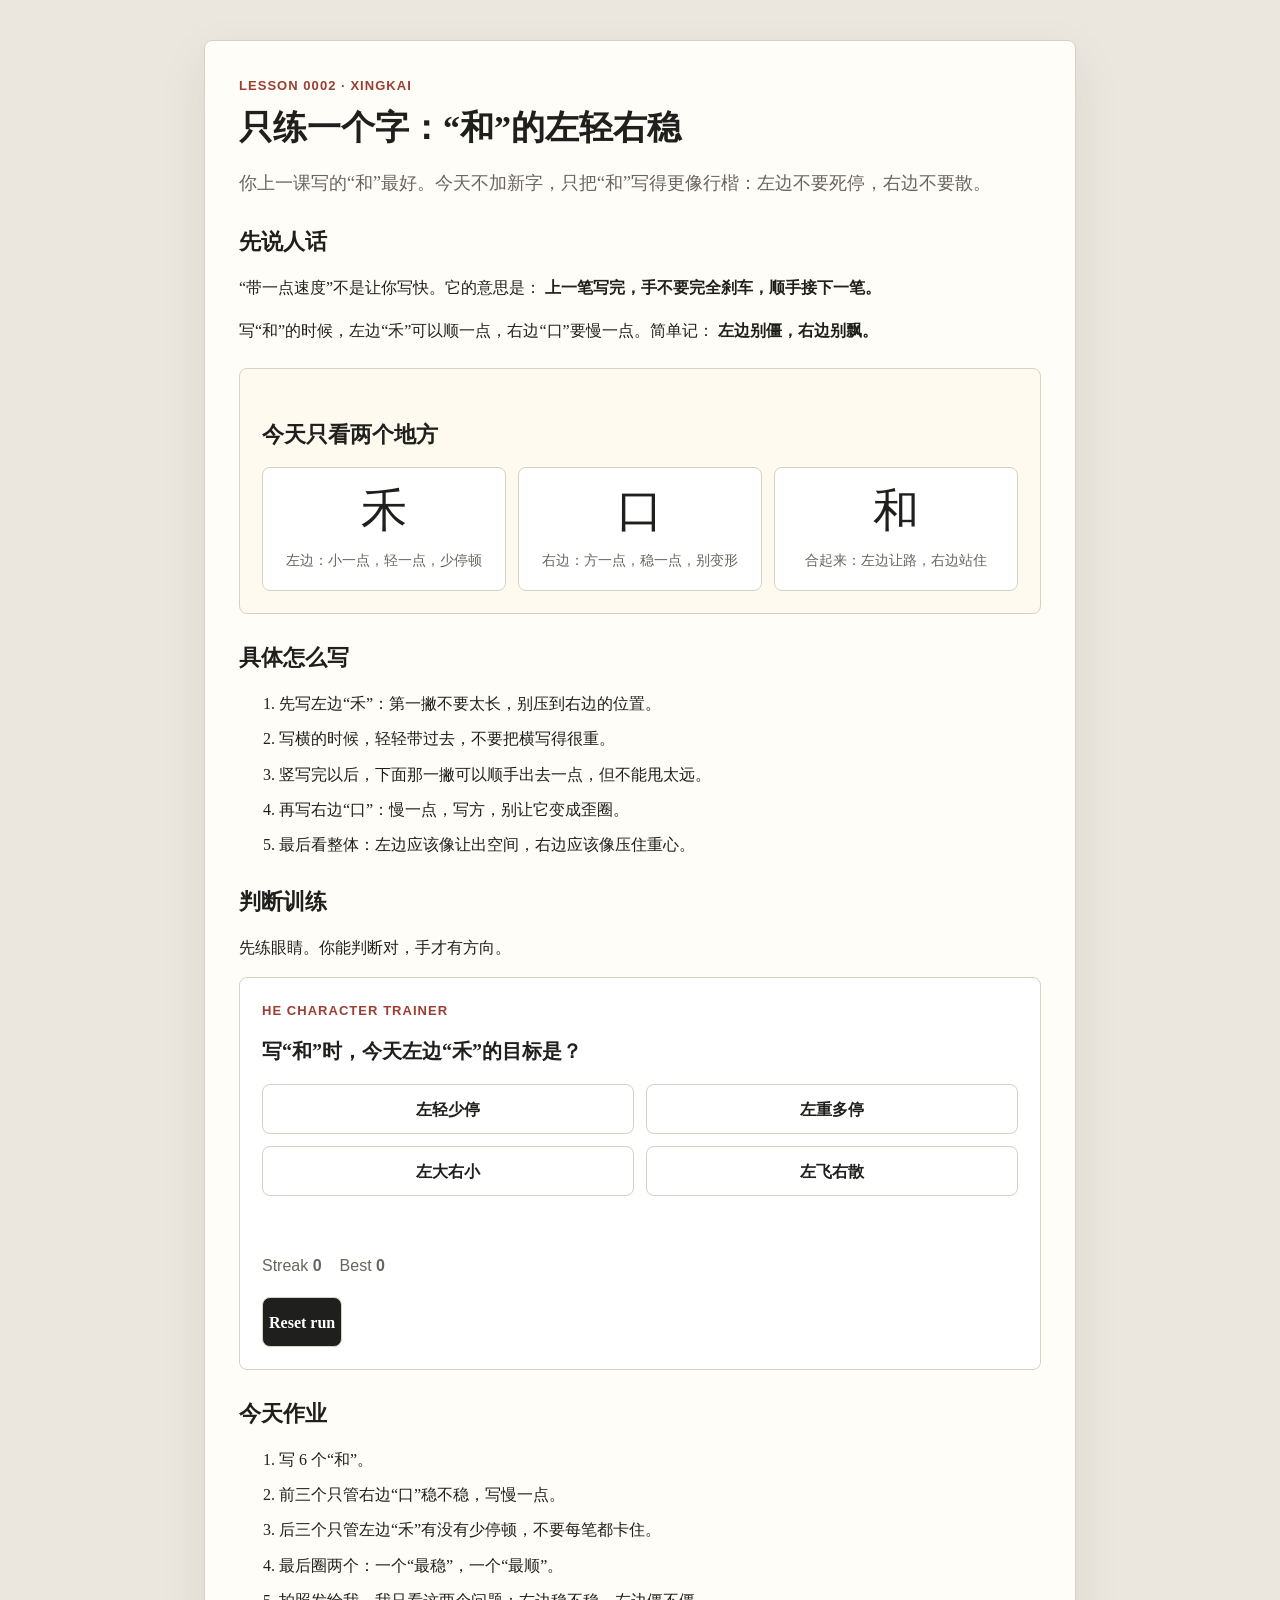
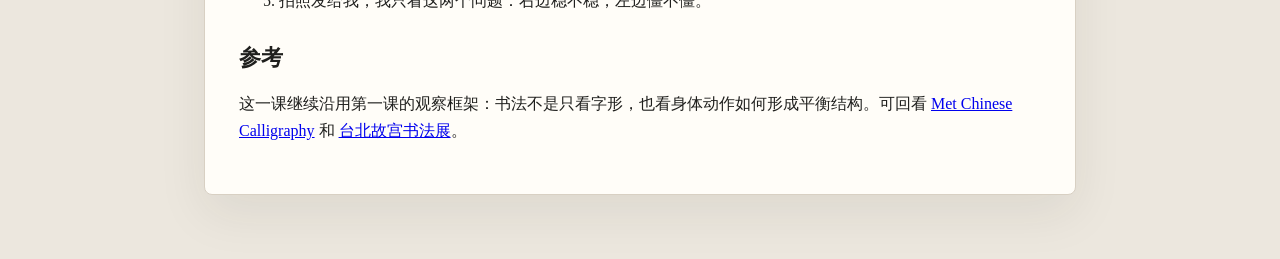
<file: archive/matt teach skill/lessons/0002-left-light-right-steady-he.html>
<!doctype html>
<html lang="zh-CN">
  <head>
    <meta charset="utf-8" />
    <meta name="viewport" content="width=device-width, initial-scale=1" />
    <title>第二课：和字的左轻右稳</title>
    <link rel="stylesheet" href="../assets/course.css" />
  </head>
  <body>
    <main class="page">
      <article class="lesson">
        <div class="eyebrow">Lesson 0002 · Xingkai</div>
        <h1>只练一个字：“和”的左轻右稳</h1>
        <p class="lead">
          你上一课写的“和”最好。今天不加新字，只把“和”写得更像行楷：左边不要死停，右边不要散。
        </p>

        <section>
          <h2>先说人话</h2>
          <p>
            “带一点速度”不是让你写快。它的意思是：
            <strong>上一笔写完，手不要完全刹车，顺手接下一笔。</strong>
          </p>
          <p>
            写“和”的时候，左边“禾”可以顺一点，右边“口”要慢一点。简单记：
            <strong>左边别僵，右边别飘。</strong>
          </p>
        </section>

        <section class="panel">
          <h2>今天只看两个地方</h2>
          <div class="grid">
            <div class="sample-card">
              <span class="sample-char">禾</span>
              <span class="caption">左边：小一点，轻一点，少停顿</span>
            </div>
            <div class="sample-card">
              <span class="sample-char">口</span>
              <span class="caption">右边：方一点，稳一点，别变形</span>
            </div>
            <div class="sample-card">
              <span class="sample-char">和</span>
              <span class="caption">合起来：左边让路，右边站住</span>
            </div>
          </div>
        </section>

        <section>
          <h2>具体怎么写</h2>
          <ol class="practice-list">
            <li>先写左边“禾”：第一撇不要太长，别压到右边的位置。</li>
            <li>写横的时候，轻轻带过去，不要把横写得很重。</li>
            <li>竖写完以后，下面那一撇可以顺手出去一点，但不能甩太远。</li>
            <li>再写右边“口”：慢一点，写方，别让它变成歪圈。</li>
            <li>最后看整体：左边应该像让出空间，右边应该像压住重心。</li>
          </ol>
        </section>

        <section>
          <h2>判断训练</h2>
          <p>先练眼睛。你能判断对，手才有方向。</p>

          <div class="trainer" id="trainer">
            <div class="trainer-title">He Character Trainer</div>
            <div class="prompt" data-prompt></div>
            <div class="choices" data-choices></div>
            <div class="feedback" data-feedback></div>
            <div class="stats">
              <span>Streak <strong data-streak>0</strong></span>
              <span>Best <strong data-best>0</strong></span>
            </div>
            <div class="actions">
              <button class="primary" type="button" data-reset>Reset run</button>
            </div>
          </div>
        </section>

        <section>
          <h2>今天作业</h2>
          <ol class="practice-list">
            <li>写 6 个“和”。</li>
            <li>前三个只管右边“口”稳不稳，写慢一点。</li>
            <li>后三个只管左边“禾”有没有少停顿，不要每笔都卡住。</li>
            <li>最后圈两个：一个“最稳”，一个“最顺”。</li>
            <li>拍照发给我，我只看这两个问题：右边稳不稳，左边僵不僵。</li>
          </ol>
        </section>

        <section>
          <h2>参考</h2>
          <p>
            这一课继续沿用第一课的观察框架：书法不是只看字形，也看身体动作如何形成平衡结构。可回看
            <a href="https://www.metmuseum.org/essays/chinese-calligraphy">Met Chinese Calligraphy</a>
            和
            <a href="https://theme.npm.edu.tw/exh109/calligraphy10909/en/page-1.html">台北故宫书法展</a>。
          </p>
        </section>
      </article>
    </main>

    <script src="../assets/choice-trainer.js"></script>
    <script>
      createChoiceTrainer(document.querySelector("#trainer"), [
        {
          prompt: "写“和”时，今天左边“禾”的目标是？",
          choices: ["左轻少停", "左重多停", "左大右小", "左飞右散"],
          answer: "左轻少停",
          ok: "对。左边别僵，给右边留位置。",
          bad: "不对。今天左边不是写重，而是轻一点、顺一点。"
        },
        {
          prompt: "写“和”时，今天右边“口”的目标是？",
          choices: ["右稳成方", "右飘成圈", "右快变斜", "右小消失"],
          answer: "右稳成方",
          ok: "对。右边是这个字的稳定点。",
          bad: "不对。右边要稳住，不要跟着左边一起飘。"
        },
        {
          prompt: "“少停顿”最像下面哪句话？",
          choices: ["顺手接笔", "用力刹车", "越快越好", "随便乱连"],
          answer: "顺手接笔",
          ok: "对。不是快，是不要每一笔都死停。",
          bad: "不对。少停顿不是乱连，也不是一味加速。"
        },
        {
          prompt: "今天写完 6 个“和”，要圈哪两个？",
          choices: ["最稳最顺", "最大最快", "最黑最重", "最飘最飞"],
          answer: "最稳最顺",
          ok: "对。一个看稳定，一个看顺手。",
          bad: "不对。今天不比快，也不比重。"
        }
      ]);
    </script>
  </body>
</html>
</file>
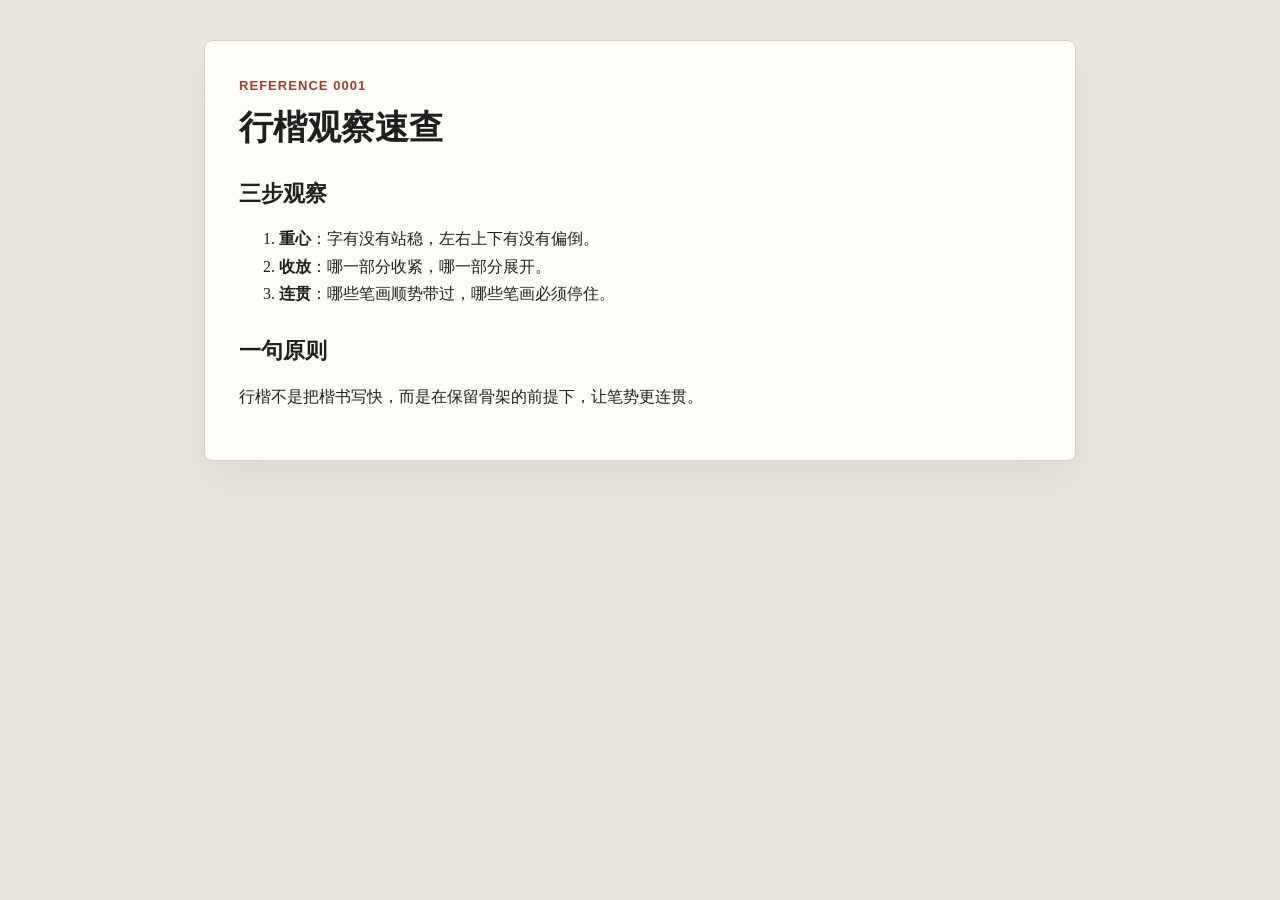
<file: archive/matt teach skill/reference/0001-xingkai-observation.html>
<!doctype html>
<html lang="zh-CN">
  <head>
    <meta charset="utf-8" />
    <meta name="viewport" content="width=device-width, initial-scale=1" />
    <title>行楷观察速查：重心、收放、连贯</title>
    <link rel="stylesheet" href="../assets/course.css" />
  </head>
  <body>
    <main class="page">
      <article class="lesson">
        <div class="eyebrow">Reference 0001</div>
        <h1>行楷观察速查</h1>
        <section>
          <h2>三步观察</h2>
          <ol>
            <li><strong>重心</strong>：字有没有站稳，左右上下有没有偏倒。</li>
            <li><strong>收放</strong>：哪一部分收紧，哪一部分展开。</li>
            <li><strong>连贯</strong>：哪些笔画顺势带过，哪些笔画必须停住。</li>
          </ol>
        </section>
        <section>
          <h2>一句原则</h2>
          <p>行楷不是把楷书写快，而是在保留骨架的前提下，让笔势更连贯。</p>
        </section>
      </article>
    </main>
  </body>
</html>
</file>
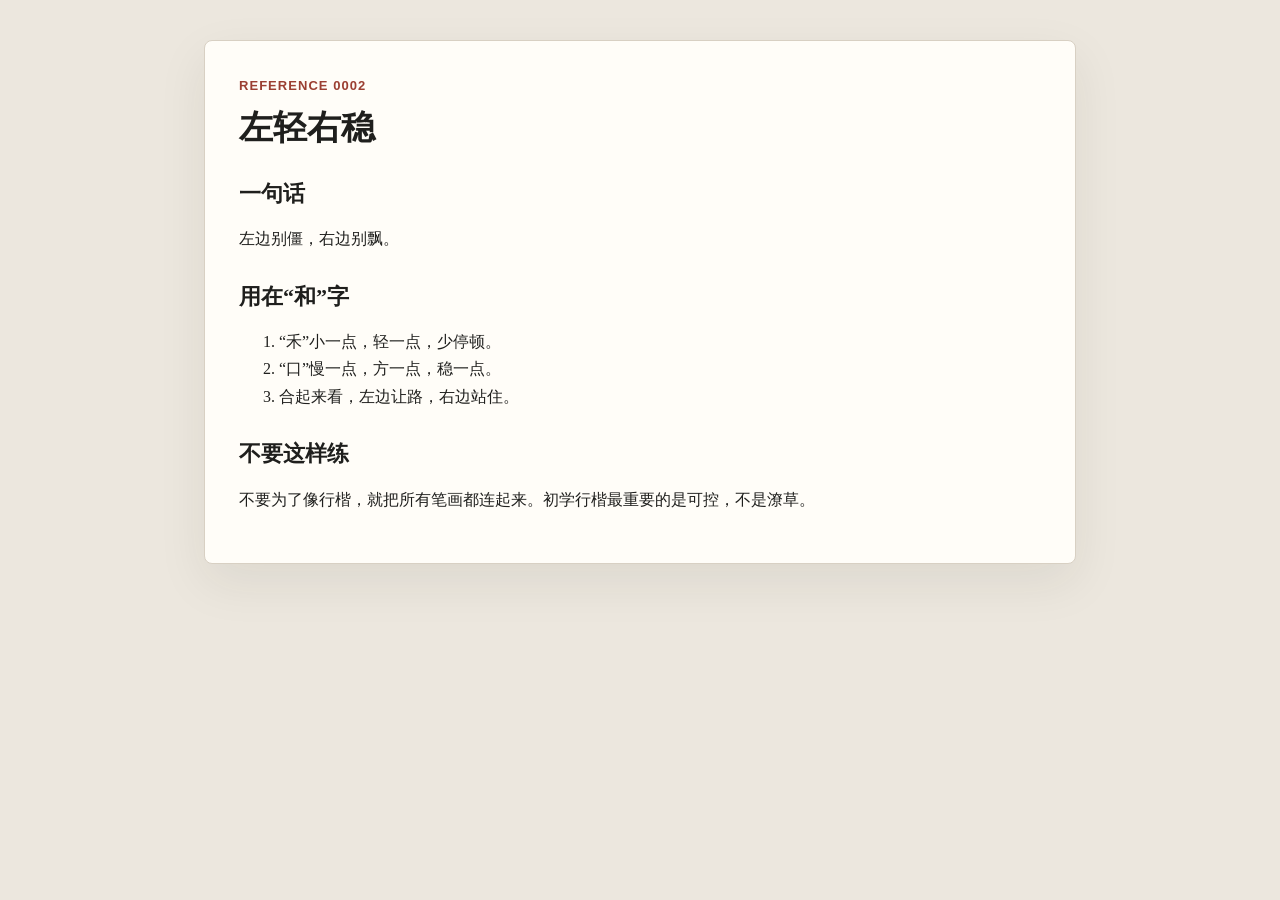
<file: archive/matt teach skill/reference/0002-left-light-right-steady.html>
<!doctype html>
<html lang="zh-CN">
  <head>
    <meta charset="utf-8" />
    <meta name="viewport" content="width=device-width, initial-scale=1" />
    <title>行楷速查：左轻右稳</title>
    <link rel="stylesheet" href="../assets/course.css" />
  </head>
  <body>
    <main class="page">
      <article class="lesson">
        <div class="eyebrow">Reference 0002</div>
        <h1>左轻右稳</h1>
        <section>
          <h2>一句话</h2>
          <p>左边别僵，右边别飘。</p>
        </section>
        <section>
          <h2>用在“和”字</h2>
          <ol>
            <li>“禾”小一点，轻一点，少停顿。</li>
            <li>“口”慢一点，方一点，稳一点。</li>
            <li>合起来看，左边让路，右边站住。</li>
          </ol>
        </section>
        <section>
          <h2>不要这样练</h2>
          <p>不要为了像行楷，就把所有笔画都连起来。初学行楷最重要的是可控，不是潦草。</p>
        </section>
      </article>
    </main>
  </body>
</html>
</file>
<file: archive/matt teach skill/assets/course.css>
:root {
  color-scheme: light;
  --ink: #1f1f1d;
  --muted: #68645e;
  --paper: #fffdf8;
  --wash: #f4efe6;
  --line: #d8d0c3;
  --accent: #9b3f32;
  --accent-soft: #f0d8d2;
  --ok: #2f7d4f;
  --bad: #9a342c;
}

* {
  box-sizing: border-box;
}

body {
  margin: 0;
  background: #ece7de;
  color: var(--ink);
  font-family: "Noto Serif SC", "Songti SC", "Microsoft YaHei", serif;
  line-height: 1.7;
}

.page {
  max-width: 920px;
  margin: 0 auto;
  padding: 40px 24px 64px;
}

.lesson {
  background: var(--paper);
  border: 1px solid var(--line);
  border-radius: 8px;
  padding: 34px;
  box-shadow: 0 18px 50px rgba(44, 34, 20, 0.08);
}

.eyebrow {
  color: var(--accent);
  font-family: Arial, sans-serif;
  font-size: 13px;
  font-weight: 700;
  letter-spacing: 0.08em;
  text-transform: uppercase;
}

h1,
h2 {
  line-height: 1.25;
}

h1 {
  margin: 10px 0 12px;
  font-size: 34px;
}

h2 {
  margin-top: 30px;
  font-size: 22px;
}

.lead {
  color: var(--muted);
  font-size: 18px;
}

.panel {
  margin: 24px 0;
  padding: 22px;
  border: 1px solid var(--line);
  border-radius: 8px;
  background: #fffaf0;
}

.grid {
  display: grid;
  grid-template-columns: repeat(3, minmax(0, 1fr));
  gap: 12px;
}

.sample-card {
  min-height: 120px;
  padding: 18px;
  border: 1px solid var(--line);
  border-radius: 8px;
  background: #ffffff;
}

.sample-char {
  display: block;
  font-size: 46px;
  line-height: 1.1;
  text-align: center;
}

.caption {
  display: block;
  margin-top: 12px;
  color: var(--muted);
  font-size: 14px;
  text-align: center;
}

.trainer {
  padding: 22px;
  border: 1px solid var(--line);
  border-radius: 8px;
  background: #ffffff;
}

.trainer-title {
  color: var(--accent);
  font-family: Arial, sans-serif;
  font-size: 13px;
  font-weight: 700;
  letter-spacing: 0.08em;
  text-transform: uppercase;
}

.prompt {
  margin: 12px 0 16px;
  font-size: 20px;
  font-weight: 700;
}

.choices {
  display: grid;
  grid-template-columns: repeat(2, minmax(0, 1fr));
  gap: 12px;
}

button {
  min-height: 50px;
  border: 1px solid var(--line);
  border-radius: 8px;
  background: #fff;
  color: var(--ink);
  font: inherit;
  font-weight: 700;
  cursor: pointer;
}

button:hover {
  border-color: var(--accent);
}

.feedback {
  min-height: 32px;
  margin: 16px 0 8px;
  font-weight: 700;
}

.feedback.ok {
  color: var(--ok);
}

.feedback.bad {
  color: var(--bad);
}

.stats {
  display: flex;
  gap: 18px;
  color: var(--muted);
  font-family: Arial, sans-serif;
}

.actions {
  margin-top: 18px;
}

.primary {
  background: var(--ink);
  color: #fff;
}

.practice-list li {
  margin: 8px 0;
}

@media (max-width: 680px) {
  .lesson {
    padding: 24px;
  }

  .grid,
  .choices {
    grid-template-columns: 1fr;
  }
}
</file>
